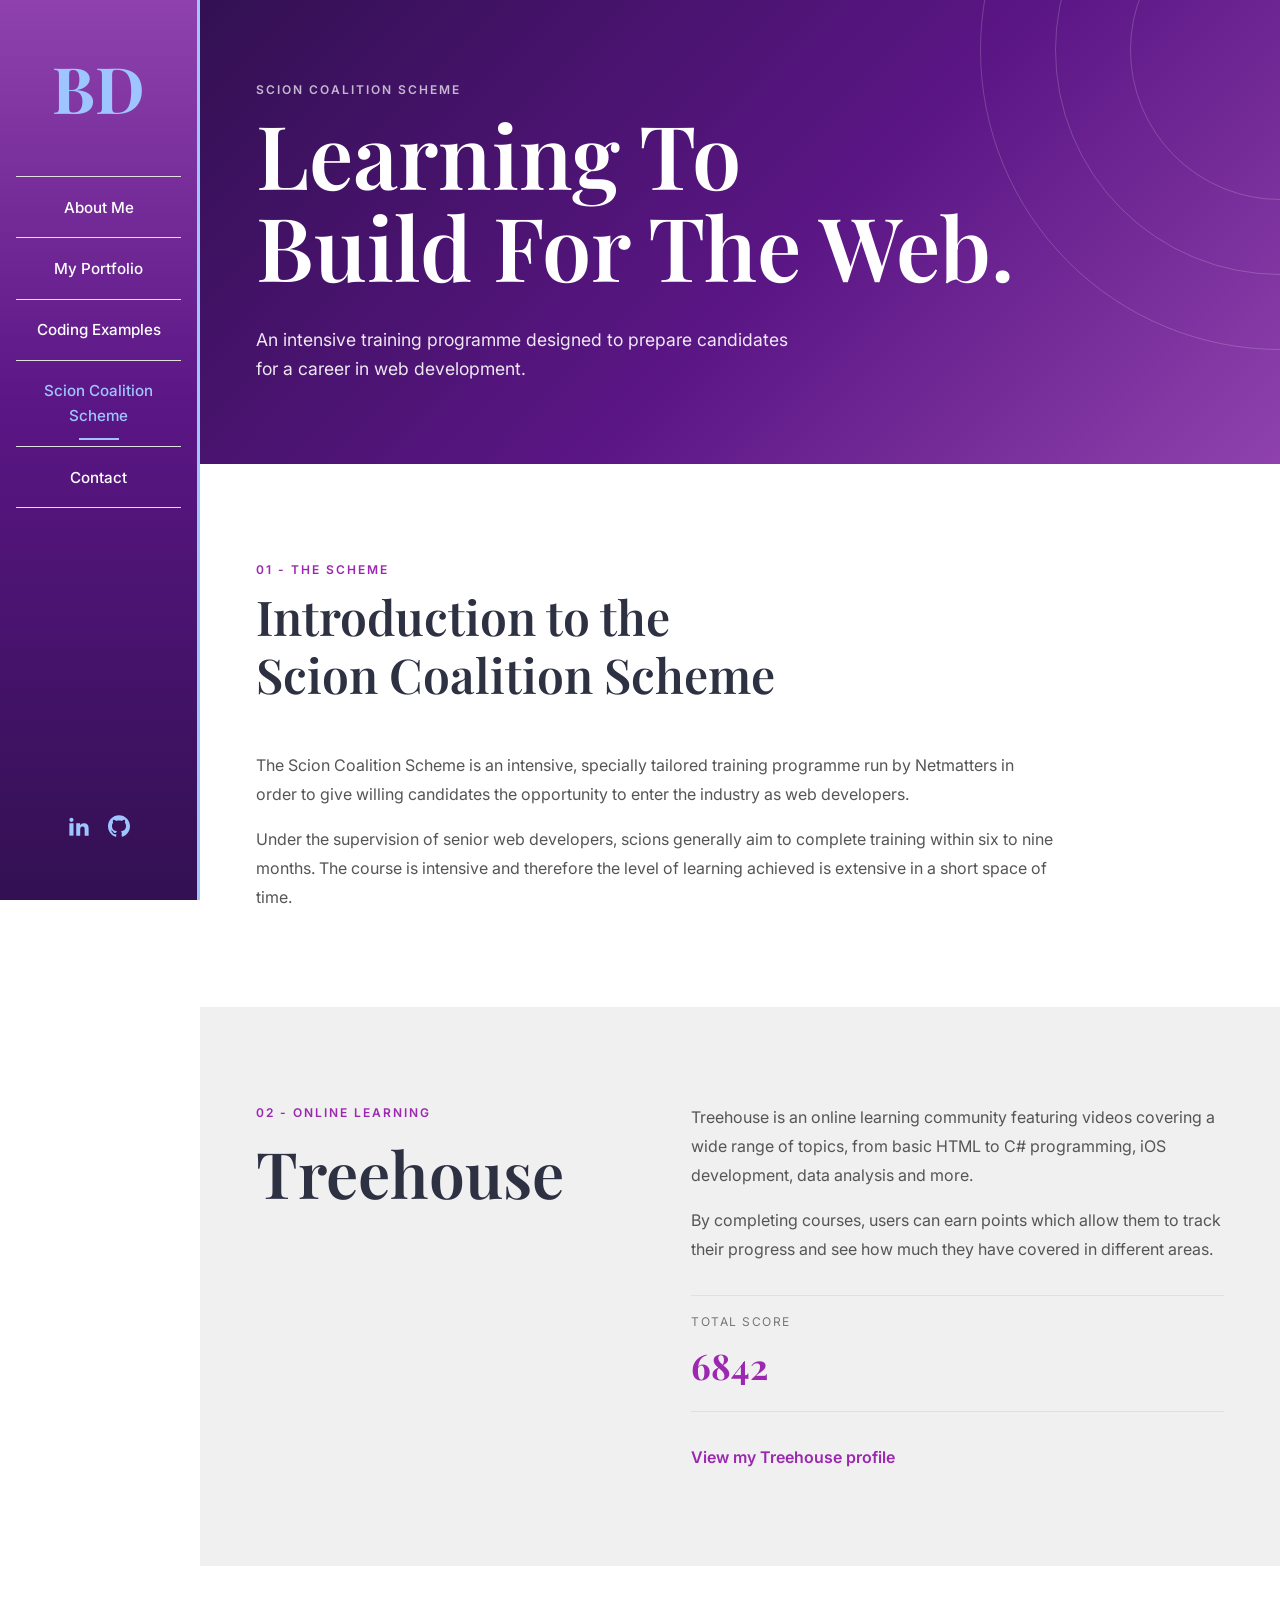
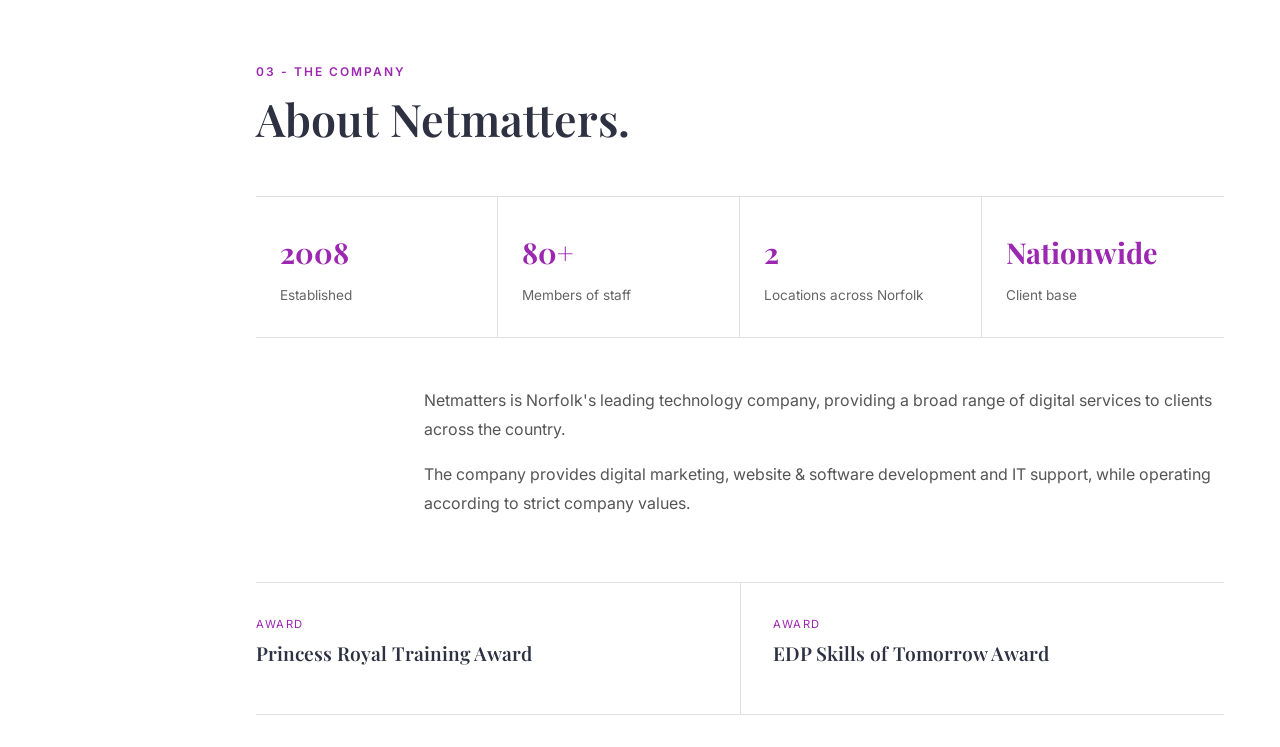
<file: scs.html>
<!DOCTYPE html>
<html lang="en">
<head>
    <meta charset="UTF-8">
    <meta name="viewport" content="width=device-width, initial-scale=1.0">
    <link rel="stylesheet" href="css/application.css">
    <link rel="stylesheet" href="https://cdnjs.cloudflare.com/ajax/libs/font-awesome/5.15.4/css/all.min.css">
    <link rel="icon" type="image/png" href="img/BD.png">
    <title>Scion Coalition Scheme</title>
</head>
<body>
    <svg style="display: none;" width="0" height="0">
        <symbol id="icon-instagram" viewBox="0 0 32 32">
            <path d="M16 2.881c4.275 0 4.781 0.019 6.462 0.094 1.563 0.069 2.406 0.331 2.969 0.55 0.744 0.288 1.281 0.638 1.837 1.194 0.563 0.563 0.906 1.094 1.2 1.838 0.219 0.563 0.481 1.412 0.55 2.969 0.075 1.688 0.094 2.194 0.094 6.463s-0.019 4.781-0.094 6.463c-0.069 1.563-0.331 2.406-0.55 2.969-0.288 0.744-0.637 1.281-1.194 1.837-0.563 0.563-1.094 0.906-1.837 1.2-0.563 0.219-1.413 0.481-2.969 0.55-1.688 0.075-2.194 0.094-6.463 0.094s-4.781-0.019-6.463-0.094c-1.563-0.069-2.406-0.331-2.969-0.55-0.744-0.288-1.281-0.637-1.838-1.194-0.563-0.563-0.906-1.094-1.2-1.837-0.219-0.563-0.481-1.413-0.55-2.969-0.075-1.688-0.094-2.194-0.094-6.463s0.019-4.781 0.094-6.463c0.069-1.563 0.331-2.406 0.55-2.969 0.288-0.744 0.638-1.281 1.194-1.838 0.563-0.563 1.094-0.906 1.838-1.2 0.563-0.219 1.412-0.481 2.969-0.55 1.681-0.075 2.188-0.094 6.463-0.094zM16 0c-4.344 0-4.887 0.019-6.594 0.094-1.7 0.075-2.869 0.35-3.881 0.744-1.056 0.412-1.95 0.956-2.837 1.85-0.894 0.888-1.438 1.781-1.85 2.831-0.394 1.019-0.669 2.181-0.744 3.881-0.075 1.713-0.094 2.256-0.094 6.6s0.019 4.887 0.094 6.594c0.075 1.7 0.35 2.869 0.744 3.881 0.413 1.056 0.956 1.95 1.85 2.837 0.887 0.887 1.781 1.438 2.831 1.844 1.019 0.394 2.181 0.669 3.881 0.744 1.706 0.075 2.25 0.094 6.594 0.094s4.888-0.019 6.594-0.094c1.7-0.075 2.869-0.35 3.881-0.744 1.050-0.406 1.944-0.956 2.831-1.844s1.438-1.781 1.844-2.831c0.394-1.019 0.669-2.181 0.744-3.881 0.075-1.706 0.094-2.25 0.094-6.594s-0.019-4.887-0.094-6.594c-0.075-1.7-0.35-2.869-0.744-3.881-0.394-1.063-0.938-1.956-1.831-2.844-0.887-0.887-1.781-1.438-2.831-1.844-1.019-0.394-2.181-0.669-3.881-0.744-1.712-0.081-2.256-0.1-6.6-0.1v0z"></path>
            <path d="M16 7.781c-4.537 0-8.219 3.681-8.219 8.219s3.681 8.219 8.219 8.219 8.219-3.681 8.219-8.219c0-4.537-3.681-8.219-8.219-8.219zM16 21.331c-2.944 0-5.331-2.387-5.331-5.331s2.387-5.331 5.331-5.331c2.944 0 5.331 2.387 5.331 5.331s-2.387 5.331-5.331 5.331z"></path>
            <path d="M26.462 7.456c0 1.060-0.859 1.919-1.919 1.919s-1.919-0.859-1.919-1.919c0-1.060 0.859-1.919 1.919-1.919s1.919 0.859 1.919 1.919z"></path>
        </symbol>
        <symbol id="icon-linkedin2" viewBox="0 0 32 32">
            <path d="M12 12h5.535v2.837h0.079c0.77-1.381 2.655-2.837 5.464-2.837 5.842 0 6.922 3.637 6.922 8.367v9.633h-5.769v-8.54c0-2.037-0.042-4.657-3.001-4.657-3.005 0-3.463 2.218-3.463 4.509v8.688h-5.767v-18z"></path>
            <path d="M2 12h6v18h-6v-18z"></path>
            <path d="M8 7c0 1.657-1.343 3-3 3s-3-1.343-3-3c0-1.657 1.343-3 3-3s3 1.343 3 3z"></path>
        </symbol>
        <symbol id="icon-arrow-right2" viewBox="0 0 32 32">
            <path d="M19.414 27.414l10-10c0.781-0.781 0.781-2.047 0-2.828l-10-10c-0.781-0.781-2.047-0.781-2.828 0s-0.781 2.047 0 2.828l6.586 6.586h-19.172c-1.105 0-2 0.895-2 2s0.895 2 2 2h19.172l-6.586 6.586c-0.39 0.39-0.586 0.902-0.586 1.414s0.195 1.024 0.586 1.414c0.781 0.781 2.047 0.781 2.828 0z"></path>
        </symbol>
        <symbol id="icon-github" viewBox="0 0 32 32">
            <path d="M16 0.395c-8.836 0-16 7.163-16 16 0 7.069 4.585 13.067 10.942 15.182 0.8 0.148 1.094-0.347 1.094-0.77 0-0.381-0.015-1.642-0.022-2.979-4.452 0.968-5.391-1.888-5.391-1.888-0.728-1.849-1.776-2.341-1.776-2.341-1.452-0.993 0.11-0.973 0.11-0.973 1.606 0.113 2.452 1.649 2.452 1.649 1.427 2.446 3.743 1.739 4.656 1.33 0.143-1.034 0.558-1.74 1.016-2.14-3.554-0.404-7.29-1.777-7.29-7.907 0-1.747 0.625-3.174 1.649-4.295-0.166-0.403-0.714-2.030 0.155-4.234 0 0 1.344-0.43 4.401 1.64 1.276-0.355 2.645-0.532 4.005-0.539 1.359 0.006 2.729 0.184 4.008 0.539 3.054-2.070 4.395-1.64 4.395-1.64 0.871 2.204 0.323 3.831 0.157 4.234 1.026 1.12 1.647 2.548 1.647 4.295 0 6.145-3.743 7.498-7.306 7.895 0.574 0.497 1.085 1.47 1.085 2.963 0 2.141-0.019 3.864-0.019 4.391 0 0.426 0.288 0.925 1.099 0.768 6.354-2.118 10.933-8.113 10.933-15.18 0-8.837-7.164-16-16-16z"></path>
        </symbol>
    </svg>
    <button class="burger-btn" aria-label="Toggle menu">
        <span></span>
        <span></span>
        <span></span>
    </button>
    <aside class="sidebar">
        <a href="index.html" class="logo">BD</a>
        <nav class="main-nav">
            <ul>
                <li><a href="about.html">About Me</a></li>
                <li><a href="index.html#portfolio">My Portfolio</a></li>
                <li><a href="examples.html">Coding Examples</a></li>
                <li><a class="active">Scion Coalition Scheme</a></li>
                <li><a href="index.html#contact">Contact</a></li>
            </ul>
        </nav>
        <div class="social-links">
            <a href="https://www.linkedin.com/in/benjamin-davies-b351b3224/" target="_blank"><svg class="icon icon-linkedin2"><use xlink:href="#icon-linkedin2"></use></svg></a>
            <a href="https://github.com/BenDavies620" target="_blank"><svg class="icon icon-github"><use xlink:href="#icon-github"></use></svg></a>
        </div>
    </aside>
    <main class="main-content">
        <header class="scs-hero">
            <div class="scs-hero-content">
                <p class="eyebrow">Scion Coalition Scheme</p>
                <h1>Learning To<br>Build For The Web.</h1>
                <p>
                    An intensive training programme designed to prepare
                    candidates for a career in web development.
                </p>
            </div>
            <div class="scs-hero-shapes">
                <span></span>
                <span></span>
                <span></span>
            </div>
        </header>
        <section class="scs-introduction">
            <div class="scs-container">
                <div class="section-heading">
                    <p class="eyebrow">01 - The Scheme</p>
                    <h2>Introduction to the<br>Scion Coalition Scheme</h2>
                </div>
                <div class="scs-introduction-content">
                    <p>
                        The Scion Coalition Scheme is an intensive, specially
                        tailored training programme run by Netmatters in order
                        to give willing candidates the opportunity to enter
                        the industry as web developers.
                    </p>
                    <p>
                        Under the supervision of senior web developers, scions
                        generally aim to complete training within six to nine
                        months. The course is intensive and therefore the level
                        of learning achieved is extensive in a short space of time.
                    </p>
                </div>
            </div>
        </section>
        <section class="scs-treehouse reveal">
            <div class="scs-container">
                <div class="scs-treehouse-grid">
                    <div>
                        <p class="eyebrow">02 - Online Learning</p>
                        <h2>Treehouse</h2>
                    </div>
                    <div class="scs-treehouse-content">
                        <p>
                            Treehouse is an online learning community featuring
                            videos covering a wide range of topics, from basic
                            HTML to C# programming, iOS development, data
                            analysis and more. 
                        </p>
                        <p>
                            By completing courses, users can earn points which
                            allow them to track their progress and see how much
                            they have covered in different areas.
                        </p>
                        <div class="treehouse-score">
                            <span>Total Score</span>
                            <strong>6842</strong>
                        </div>
                        <a href="https://teamtreehouse.com/profiles/bendavies5" target="_blank" class="scs-link">
                            View my Treehouse profile
                            <span></span>
                        </a>
                    </div>
                </div>
            </div>
        </section>
        <section class="scs-netmatters">
            <div class="scs-container">
                <div class="section-heading">
                    <p class="eyebrow">03 - The Company</p>
                    <h2>About Netmatters.</h2>
                </div>
                <div class="netmatters-facts reveal-left">
                    <div class="netmatters-fact">
                        <strong>2008</strong>
                        <span>Established</span>
                    </div>
                    <div class="netmatters-fact">
                        <strong>80+</strong>
                        <span>Members of staff</span>
                    </div>
                    <div class="netmatters-fact">
                        <strong>2</strong>
                        <span>Locations across Norfolk</span>
                    </div>
                    <div class="netmatters-fact">
                        <strong>Nationwide</strong>
                        <span>Client base</span>
                    </div>
                </div>
                <div class="netmatters-description">
                    <p>
                        Netmatters is Norfolk's leading technology company,
                        providing a broad range of digital services to clients
                        across the country.
                    </p>
                    <p>
                        The company provides digital marketing, website &amp;
                        software development and IT support, while operating
                        according to strict company values.
                    </p>
                </div>
                <div class="netmatters-awards reveal-left">
                    <div>
                        <span>Award</span>
                        <h3>Princess Royal Training Award</h3>
                    </div>
                    <div>
                        <span>Award</span>
                        <h3>EDP Skills of Tomorrow Award</h3>
                    </div>
                </div>
            </div>
        </section>
    </main>
    <div class="back-top-btn">
        <a href="#" class="back-to-top">
            <i class="fas fa-chevron-up"></i>
        </a>
    </div>
    <script type="module" src="js/main.js"></script>
</body>
</html>
</file>
<file: css/application.css>
﻿@import url("https://fonts.googleapis.com/css2?family=Playfair+Display:wght@400;600;700&family=Inter:wght@300;400;500;600&display=swap");*{margin:0;padding:0;box-sizing:border-box;min-width:0}html,body{width:100%;overflow-x:hidden}html{scroll-behavior:smooth;font-size:16px}body{font-family:"Inter",sans-serif;color:#333;line-height:1.65;background-color:#fff}html.modal-open,body.modal-open{overflow:hidden}h1,h2,h3,h4{font-family:"Playfair Display",serif;font-weight:600;margin-bottom:1rem;line-height:1.3}h1{font-size:2.5rem}h2{font-size:1.8rem}h3{font-size:1.25rem}ul{list-style:none}a{text-decoration:none;color:inherit;transition:color 0.3s ease}img{max-width:100%;height:auto;display:block}input,textarea,button{font-family:inherit;font-size:1rem}p{margin-bottom:1rem}.burger-btn{display:flex;flex-direction:column;align-items:center;justify-content:center;position:fixed;top:1.2rem;left:1.2rem;z-index:1001;background:rgba(27,31,39,0.6);backdrop-filter:blur(8px);border:none;width:44px;height:44px;border-radius:8px;cursor:pointer;color:#9ec5ff;transition:all 0.3s ease;box-shadow:0 2px 10px rgba(158,181,255,0.25)}.burger-btn:hover{background:rgba(27,31,39,0.85);color:#b8c5ff;transform:translateY(-2px);box-shadow:0 4px 15px rgba(99,184,255,0.45)}.burger-btn span{display:block;width:24px;height:3px;background:currentColor;margin:2px 0}.burger-btn.open span:nth-child(1){transform:translateY(7px) rotate(45deg)}.burger-btn.open span:nth-child(2){opacity:0}.burger-btn.open span:nth-child(3){transform:translateY(-7px) rotate(-45deg)}.icon{width:22px;height:22px;fill:currentColor;display:inline-block;vertical-align:middle}.sidebar{background:linear-gradient(0deg, #321052 0%, #5b1685 55%, #8f42ad 100%);padding:1rem;text-align:center;position:relative;border-right:3px solid #9ec5ff;display:flex;flex-direction:column;height:100vh}.sidebar .logo{font-family:"Playfair Display",serif;font-size:4rem;font-weight:700;color:#9ec5ff;display:inline-block;margin-bottom:2rem;line-height:1}.sidebar .logo:hover{color:#fff}.sidebar .main-nav ul{margin-bottom:2rem}.sidebar .main-nav ul li{padding:0.5rem 0;border-top:1px solid #e0e0e0}.sidebar .main-nav ul li:last-child{border-bottom:1px solid #e0e0e0}.sidebar .main-nav ul li a{font-size:0.95rem;font-weight:500;color:#fff;display:block;position:relative;padding:0.25rem 0}.sidebar .main-nav ul li a:hover{color:#9ec5ff}.sidebar .main-nav ul li a.active{color:#9ec5ff}.sidebar .main-nav ul li a.active::after{content:'';position:absolute;bottom:-2px;left:50%;transform:translateX(-50%);width:60%;height:2px;background:#9ec5ff}.sidebar .social-links{gap:1rem;margin-top:auto}.sidebar .social-links a{color:#9ec5ff;display:inline-flex;align-items:center;justify-content:center;width:36px;height:36px;transition:all 0.3s ease;transform-origin:bottom center}.sidebar .social-links a .icon{fill:currentColor}.sidebar .social-links a:hover{color:#fff;transform:translateY(-5px)}@media (min-width: 992px){.burger-btn{display:none !important}.sidebar{position:fixed;top:0;left:0;width:200px;height:100vh;padding:3.5rem 1rem;align-items:center;z-index:1000}.sidebar .logo{margin-bottom:3.5rem}.sidebar .main-nav{width:100%}.sidebar .main-nav ul{margin-bottom:3.5rem}.sidebar .main-nav ul li{border-top:1px solid #e0e0e0;border-bottom:none}.sidebar .main-nav ul li:last-child{border-bottom:1px solid #e0e0e0}.sidebar .main-nav ul li a{padding:0.6rem 0}.sidebar .main-nav ul li a.active::after{width:40px}.sidebar .social-links{margin-top:auto}.main-content{margin-left:200px}}@media (max-width: 991px){.burger-btn{display:none}.js .burger-btn{display:flex}.sidebar{position:static;width:100%;height:auto;box-shadow:none}.js .sidebar{position:fixed;top:0;left:-200px;width:200px;height:100vh;overflow-y:auto;z-index:1000;transition:left 0.3s ease;box-shadow:2px 0 10px rgba(0,0,0,0.1)}.js .sidebar.open{left:0}}.hero{background:url("../img/hero.webp") center/cover no-repeat;min-height:100vh;display:flex;align-items:center;justify-content:center;text-align:center;color:white;position:relative}.hero::before{content:'';position:absolute;inset:0;background:rgba(0,0,0,0.2)}.hero-overlay{position:relative;padding:2rem;width:100%}.hero-overlay h1{font-size:2.2rem;margin-bottom:.5rem;color:white;font-weight:700}.hero-overlay p{font-size:1.2rem;margin-bottom:3.5rem;letter-spacing:1px;font-weight:300;opacity:0.95}.hero-overlay .cursor{animation:blink 1s infinite}@keyframes blink{50%{opacity:0}}.scroll-down{display:inline-flex;flex-direction:column;align-items:center;color:white;font-size:1rem;font-weight:400;position:absolute;bottom:2rem;left:50%;transform:translateX(-50%)}.scroll-down i{margin-top:0.5rem;font-size:1.2rem}.scroll-down:hover{opacity:0.8}@media (min-width: 768px){.hero-overlay h1{font-size:3.5rem}.hero-overlay p{font-size:1.4rem}}@media (min-width: 992px){.hero-overlay h1{font-size:4rem}}.hero-overlay .cursor{display:none}.js .hero-overlay .cursor{display:inline}.portfolio{padding:3.5rem 1rem;max-width:1400px;margin:0 auto}@media (min-width: 992px){.portfolio{padding:3.5rem 3.5rem}}.projects-grid{display:grid;grid-template-columns:1fr;gap:3.5rem}@media (min-width: 768px){.projects-grid{grid-template-columns:repeat(2, 1fr);gap:2rem}}@media (min-width: 992px){.projects-grid{grid-template-columns:repeat(3, 1fr);gap:2rem 1rem}}.project-card{display:flex;flex-direction:column;transform-origin:bottom center;transition:all 0.5s ease}.project-card img{width:100%;aspect-ratio:16 / 9;object-fit:cover;object-position:top;display:block;margin-bottom:1rem;transition:opacity 0.3s ease;box-shadow:0 2px 15px rgba(0,0,0,0.08);border-radius:5px}.project-card h3{font-size:1.6rem;margin-bottom:.5rem;color:#2d3142}.project-card .view-link{color:#3d3d3d;font-size:0.9rem;font-weight:500;display:inline-flex;align-items:center;transition:all 0.5s ease}.project-card .view-link svg{display:inline-block;width:1em;height:1em;stroke-width:0;stroke:currentColor;fill:currentColor;padding-left:0.1rem}.project-card:hover{transform:translateY(-7px)}.project-card:hover img{opacity:0.85}.project-card:hover .view-link{color:#7b1fa2}.project-modal{position:fixed;inset:0;z-index:2000;display:flex;align-items:center;justify-content:center;padding:2rem;background:rgba(0,0,0,0.75);opacity:0;visibility:hidden;pointer-events:none;transition:opacity 0.3s ease, visibility 0.3s ease}.project-modal .modal-content{position:relative;max-width:900px;max-height:90vh;overflow-y:auto;background:#f0f0f0;padding:2rem;border-radius:8px;transform:translateY(20px) scale(0.98);transition:transform 0.5s ease}.project-modal .modal-content img{box-shadow:0 2px 15px rgba(0,0,0,0.08);border-radius:8px;display:block;width:100%;max-height:500px;object-fit:cover;margin-bottom:1.5rem}.project-modal .modal-content h2{margin-bottom:1rem;color:#2d3142}.project-modal .modal-content .modal-close{position:absolute;top:1rem;right:1rem;width:40px;height:40px;border:none;border-radius:50%;background:rgba(0,0,0,0.7);color:#fff;font-size:1.8rem;line-height:1;cursor:pointer;display:flex;align-items:center;justify-content:center;transition:background 0.3s ease, transform 0.3s ease;padding:0 0 3px}.project-modal .modal-content .modal-close:hover{background:#9c27b0;transform:rotate(90deg)}.project-modal .modal-content .modal-links{display:flex;gap:1.5rem;margin-top:1.5rem}.project-modal .modal-content .modal-links a{color:#9c27b0;font-weight:600;text-decoration:none;transition:all 0.3s ease, transform 0.3s ease}.project-modal .modal-content .modal-links a:hover{color:#7b1fa2;transform:translateY(-2px);text-decoration:underline}.project-modal.show{opacity:1;visibility:visible;pointer-events:auto;transform:translateY(0) scale(1)}.contact{padding:3.5rem 1rem;max-width:1400px;margin:0 auto}@media (min-width: 992px){.contact{padding:3.5rem}}.contact-wrapper{display:grid;grid-template-columns:1fr;gap:3.5rem}@media (min-width: 992px){.contact-wrapper{grid-template-columns:1fr 2fr;gap:3.5rem;align-items:start}}.contact-info h2{font-size:2rem;margin-bottom:1rem;color:#2d3142}.contact-info p{color:#555;line-height:1.7;margin-bottom:1rem;word-break:break-word;overflow-wrap:break-word}.contact-info p:nth-child(3),.contact-info p:nth-child(4){font-size:1.3rem;font-weight:500;color:#2d3142;line-height:1.5;word-break:break-word}.contact-info p a{color:#333;text-decoration:none}.contact-info p a:hover{text-decoration:underline}.contact-form{width:100%;min-width:0}.contact-form .form-row{display:grid;grid-template-columns:1fr}@media (min-width: 576px){.contact-form .form-row{grid-template-columns:1fr 1fr;column-gap:1rem;align-items:start}}.contact-form input,.contact-form textarea{width:100%;max-width:100%;padding:0.8rem 1rem;border:1px solid #e0e0e0;background:#fff;color:#333;margin-bottom:1rem;border-radius:5px;transition:all 0.3s ease}.contact-form input::placeholder,.contact-form textarea::placeholder{color:#777}.contact-form input:focus,.contact-form textarea:focus{outline:none;box-shadow:0 0 8px #9c27b0}.contact-form input.error,.contact-form textarea.error{border:1px solid #dc3545;box-shadow:0 0 0 3px rgba(220,53,69,0.12);margin-bottom:0}.contact-form textarea{min-height:180px;resize:vertical}.contact-form .btn-submit{background:#7b1fa2;color:white;border:2px solid #7b1fa2;padding:0.8rem 3rem;font-weight:600;cursor:pointer;transition:all 0.3s ease;border-radius:5px;display:block;margin:0 auto;width:100%}.contact-form .btn-submit:hover{background:#9c27b0;border-color:#9c27b0;color:white}@media (min-width: 576px){.contact-form .btn-submit{margin:0;display:inline-block;width:fit-content}}.contact-form .form-field{display:flex;flex-direction:column}.contact-form .error-message{font-size:0.85rem;color:#dc3545;margin:0.25rem 0 1rem 0.15rem;min-height:1.2em;animation:errorSlideIn 0.2s ease}.contact-form .success-message{display:flex;align-items:center;gap:0.75rem;background:#f7f2fb;border:1px solid #9c27b0;color:#7b1fa2;padding:1rem;border-radius:5px;margin-bottom:1rem;animation:successFadeIn 0.3s ease}.contact-form .success-message::before{content:"✓";display:flex;align-items:center;justify-content:center;flex-shrink:0;width:28px;height:28px;border-radius:50%;background:#e5d4f2;color:#7b1fa2;font-weight:bold}html.restore-contact{visibility:hidden}@keyframes errorSlideIn{from{opacity:0;transform:translateY(-4px)}to{opacity:1;transform:translateY(0)}}@keyframes successFadeIn{from{opacity:0}to{opacity:1}}.back-top-btn{position:fixed;bottom:30px;right:30px;z-index:1000;opacity:0;pointer-events:none;transition:opacity 0.3s ease}.back-top-btn .back-to-top{display:inline-flex;flex-direction:column;align-items:center;gap:4px;padding:10px 14px;color:#fff;background:#35215a;border:1px solid rgba(255,255,255,0.2);border-radius:50%;box-shadow:0 4px 15px rgba(0,0,0,0.2);font-size:0.85rem;font-weight:500;backdrop-filter:blur(8px)}.back-top-btn .back-to-top i{font-size:1.3rem;transition:transform 0.3s ease}.back-top-btn .back-to-top:hover{opacity:0.9}.back-top-btn .back-to-top:hover i{transform:translateY(-3px)}.back-top-btn.show{opacity:1;pointer-events:auto}.about-container{width:100%;max-width:1200px;margin:0 auto;padding:0 1rem}@media (min-width: 992px){.about-container{padding:0 3.5rem}}.eyebrow{font-family:"Inter",sans-serif;font-size:0.75rem;font-weight:600;letter-spacing:2px;text-transform:uppercase;color:#9c27b0;margin-bottom:.5rem}.about-me h1,.about-me h2,.about-me h3{color:#2d3142}.about-hero{min-height:45vh;display:flex;align-items:center;background:linear-gradient(135deg, #321052 0%, #5b1685 55%, #8f42ad 100%);color:white;position:relative;overflow:hidden}.about-hero::after{content:'';position:absolute;width:500px;height:500px;border-radius:50%;border:1px solid rgba(255,255,255,0.12);right:-200px;bottom:-250px}.about-hero .about-hero-content{width:100%;max-width:1200px;margin:0 auto;padding:3.5rem 1rem;position:relative;z-index:1}@media (min-width: 992px){.about-hero .about-hero-content{padding:5rem 3.5rem}}.about-hero .eyebrow{color:rgba(255,255,255,0.75)}.about-hero h1{color:white;font-size:3rem;line-height:1.05;margin-bottom:2rem}@media (min-width: 768px){.about-hero h1{font-size:4.5rem}}@media (min-width: 992px){.about-hero h1{font-size:5.5rem}}.about-hero .about-hero-intro{max-width:550px;font-size:1rem;line-height:1.7;font-weight:300;color:rgba(255,255,255,0.9);margin-bottom:0}@media (min-width: 768px){.about-hero .about-hero-intro{font-size:1.15rem}}.about-introduction{padding:4rem 0}@media (min-width: 768px){.about-introduction{padding:6rem 0}}.about-introduction-grid{display:grid;grid-template-columns:1fr;gap:3.5rem;align-items:center}@media (min-width: 768px){.about-introduction-grid{grid-template-columns:0.85fr 1.15fr;gap:4rem}}@media (min-width: 992px){.about-introduction-grid{grid-template-columns:0.9fr 1.1fr;gap:5rem}}.about-introduction-image{position:relative;max-width:500px}.about-introduction-image img{width:100%;height:auto;border-radius:5px;box-shadow:0 10px 30px rgba(0,0,0,0.1)}.about-introduction-image::before{content:'';position:absolute;top:20px;left:-15px;width:100%;height:100%;border:2px solid #9c27b0;border-radius:5px;z-index:-1}.about-introduction-content h2{font-size:2.2rem;margin-bottom:2rem}@media (min-width: 768px){.about-introduction-content h2{font-size:2.8rem}}.about-introduction-content p{color:#555;line-height:1.8;margin-bottom:1rem}.about-introduction-content .lead{font-size:1.1rem;color:#333;line-height:1.75}.about-introduction-content .eyebrow{color:#9c27b0}.about-introduction-signature{margin-top:2rem;padding-left:1rem;border-left:2px solid #9c27b0}.about-introduction-signature span{display:block;font-family:"Playfair Display",serif;font-size:1.4rem;color:#2d3142}.about-introduction-signature small{color:#777;font-size:0.8rem;letter-spacing:1px}.about-journey{padding:4rem 0;background:#f0f0f0}@media (min-width: 768px){.about-journey{padding:6rem 0}}.section-heading{margin-bottom:3rem}.section-heading h2{color:#2d3142;font-size:2.2rem}@media (min-width: 768px){.section-heading h2{font-size:2.8rem}}.journey-content{border-top:1px solid #e0e0e0}.journey-item{display:grid;grid-template-columns:50px 1fr;gap:1rem;padding:2rem 0;border-bottom:1px solid #e0e0e0}@media (min-width: 768px){.journey-item{grid-template-columns:80px 1fr;gap:2rem;padding:2.2rem 0}}.journey-item .journey-number{font-family:"Playfair Display",serif;font-size:1.1rem;color:#9c27b0;padding-top:0.15rem}.journey-item h3{color:#2d3142;font-size:1.4rem;margin-bottom:.5rem}.journey-item p{max-width:750px;color:#555;line-height:1.75;margin-bottom:0}.journey-item:nth-child(1){transition-delay:0.25s}.journey-item:nth-child(2){transition-delay:0.5s}.journey-item:nth-child(3){transition-delay:0.75s}.journey-item:nth-child(4){transition-delay:1s}.about-skills{padding:4rem 0}@media (min-width: 768px){.about-skills{padding:6rem 0}}.skills-list{display:grid;grid-template-columns:1fr;border-top:1px solid #e0e0e0}@media (min-width: 768px){.skills-list{grid-template-columns:1fr 1fr;column-gap:3rem}}.skill-item{display:grid;grid-template-columns:45px 1fr;gap:1rem;padding:2rem 0;border-bottom:1px solid #e0e0e0}.skill-item .skill-number{font-family:"Playfair Display",serif;color:#9c27b0;font-size:1rem}.skill-item h3{color:#2d3142;font-size:1.3rem;margin-bottom:0.4rem}.skill-item p{color:#666;font-size:0.9rem;line-height:1.7;margin-bottom:0}.about-beyond{padding:4rem 0;background:#fafafa}@media (min-width: 768px){.about-beyond{padding:6rem 0}}.about-beyond-grid{display:grid;grid-template-columns:1fr;gap:3.5rem}@media (min-width: 768px){.about-beyond-grid{grid-template-columns:1fr 1fr;gap:5rem;align-items:start}}.about-beyond-heading h2{color:#2d3142;font-size:2.2rem;line-height:1.25}@media (min-width: 768px){.about-beyond-heading h2{font-size:3rem}}.about-beyond-content p{color:#555;line-height:1.8;margin-bottom:1rem}.about-beyond-content p:last-child{margin-bottom:0}.about-next{padding:5rem 0 2rem;background:#9c27b0;color:white}@media (min-width: 768px){.about-next{padding:7rem 0 2rem}}.about-next-content{max-width:750px}.about-next-content .eyebrow{color:rgba(255,255,255,0.7)}.about-next-content h2{color:white;font-size:2.8rem;line-height:1.1;margin-bottom:2rem}@media (min-width: 768px){.about-next-content h2{font-size:4rem}}.about-next-content p{max-width:600px;color:rgba(255,255,255,0.9);line-height:1.8;margin-bottom:2rem}.about-button{display:inline-flex;align-items:center;gap:0.5rem;padding:0.8rem 1.5rem;border:2px solid white;color:white;font-size:0.9rem;font-weight:500;border-radius:5px;transition:all 0.3s ease}.about-button svg{width:0.9rem;height:0.9rem}.about-button:hover{background:white;color:#9c27b0}.reveal{transition:opacity 2s ease, transform 2s ease}.js .reveal{opacity:0;transform:translateY(40px)}.reveal.active{opacity:1;transform:translateY(0)}.reveal-left{transition:opacity 1s ease, transform 1s ease}.js .reveal-left{opacity:0;transform:translateX(-60px)}.reveal-left.active{opacity:1;transform:translateX(0)}.scs-container{width:100%;max-width:1200px;margin:0 auto;padding:0 1rem}@media (min-width: 992px){.scs-container{padding:0 3.5rem}}.scs-hero{min-height:45vh;position:relative;overflow:hidden;display:flex;align-items:center;background:linear-gradient(135deg, #321052 0%, #5b1685 55%, #8f42ad 100%);color:white}.scs-hero-content{width:100%;max-width:1200px;margin:0 auto;padding:4rem 1rem;position:relative;z-index:2}@media (min-width: 768px){.scs-hero-content{padding:5rem 2rem}}@media (min-width: 992px){.scs-hero-content{padding:5rem 3.5rem}}.scs-hero-content .eyebrow{color:rgba(255,255,255,0.7)}.scs-hero-content h1{color:white;font-size:3rem;line-height:1.05;margin-bottom:2rem}@media (min-width: 768px){.scs-hero-content h1{font-size:4.5rem}}@media (min-width: 992px){.scs-hero-content h1{font-size:5.5rem}}.scs-hero-content>p:last-child{max-width:550px;color:rgba(255,255,255,0.9);font-size:1rem;line-height:1.7;margin-bottom:0}@media (min-width: 768px){.scs-hero-content>p:last-child{font-size:1.1rem}}.scs-hero-shapes span{position:absolute;display:block;border:1px solid rgba(255,255,255,0.18);border-radius:50%}.scs-hero-shapes span:nth-child(1){width:300px;height:300px;right:-150px;top:-100px}.scs-hero-shapes span:nth-child(2){width:450px;height:450px;right:-225px;top:-175px}.scs-hero-shapes span:nth-child(3){width:600px;height:600px;right:-300px;top:-250px}.scs-introduction{padding:4rem 0}@media (min-width: 768px){.scs-introduction{padding:6rem 0}}.scs-introduction .section-heading{margin-bottom:3rem}.scs-introduction .section-heading .eyebrow{margin-bottom:.5rem}.scs-introduction .section-heading h2{color:#2d3142;font-size:2.2rem;line-height:1.2}@media (min-width: 768px){.scs-introduction .section-heading h2{font-size:3rem}}.scs-introduction .section-heading h2{color:#2d3142;font-size:2.2rem;line-height:1.2}@media (min-width: 768px){.scs-introduction .section-heading h2{font-size:3rem}}.scs-introduction-content{max-width:800px}.scs-introduction-content p{color:#555;line-height:1.8;margin-bottom:1rem}.scs-introduction-content p:last-child{margin-bottom:0}.scs-treehouse{padding:4rem 0;background:#f0f0f0}@media (min-width: 768px){.scs-treehouse{padding:6rem 0}}.scs-treehouse-grid{display:grid;grid-template-columns:1fr;gap:3rem}@media (min-width: 768px){.scs-treehouse-grid{grid-template-columns:0.8fr 1.2fr;gap:5rem}}.scs-treehouse-grid h2{color:#2d3142;font-size:3rem}@media (min-width: 768px){.scs-treehouse-grid h2{font-size:4rem}}.scs-treehouse-content p{color:#555;line-height:1.8;margin-bottom:1rem}.treehouse-score{display:flex;flex-direction:column;padding:1rem 0;margin-top:2rem;border-top:1px solid #e0e0e0;border-bottom:1px solid #e0e0e0}.treehouse-score span{font-size:0.75rem;text-transform:uppercase;letter-spacing:1.5px;color:#777;margin-bottom:0.3rem}.treehouse-score strong{font-family:"Playfair Display",serif;font-size:2.2rem;color:#9c27b0}.scs-link{display:inline-flex;align-items:center;gap:1rem;margin-top:2rem;color:#9c27b0;font-weight:600;transition:gap 0.3s ease}.scs-link span{font-size:1.3rem}.scs-link:hover{gap:1.4rem;text-decoration:underline}.scs-netmatters{padding:4rem 0 2rem}@media (min-width: 768px){.scs-netmatters{padding:6rem 0 2rem}}.netmatters-facts{display:grid;grid-template-columns:1fr;border-top:1px solid #e0e0e0;margin-bottom:3rem}@media (min-width: 576px){.netmatters-facts{grid-template-columns:1fr 1fr}}@media (min-width: 768px){.netmatters-facts{grid-template-columns:repeat(4, 1fr)}}.netmatters-fact{min-width:0;padding:2rem 1rem;border-bottom:1px solid #e0e0e0}@media (min-width: 768px){.netmatters-fact{padding:2rem 1.5rem;border-right:1px solid #e0e0e0}.netmatters-fact:last-child{border-right:none}}.netmatters-fact strong{display:block;font-family:"Playfair Display",serif;font-size:1.8rem;color:#9c27b0;margin-bottom:0.5rem}.netmatters-fact span{display:block;color:#666;font-size:0.85rem;line-height:1.5}.netmatters-description{max-width:800px;margin-left:auto;margin-bottom:4rem}.netmatters-description p{color:#555;line-height:1.8;margin-bottom:1rem}.netmatters-description p:last-child{margin-bottom:0}.netmatters-awards{display:grid;grid-template-columns:1fr;gap:0;border-top:1px solid #e0e0e0}@media (min-width: 768px){.netmatters-awards{grid-template-columns:1fr 1fr}}.netmatters-awards>div{padding:2rem 0;border-bottom:1px solid #e0e0e0}@media (min-width: 768px){.netmatters-awards>div{padding:2rem}.netmatters-awards>div:first-child{padding-left:0;padding-right:2rem}.netmatters-awards>div:last-child{padding-right:0;padding-left:2rem;border-left:1px solid #e0e0e0}}.netmatters-awards>div span{display:block;font-size:0.7rem;text-transform:uppercase;letter-spacing:1.5px;color:#9c27b0;margin-bottom:0.5rem}.netmatters-awards>div h3{color:#2d3142;font-size:1.2rem}.coding-examples{display:grid;gap:60px;width:100%;max-width:1100px;margin:0 auto;padding:60px 20px}.coding-hero{min-height:45vh;position:relative;display:flex;align-items:center;color:white;background:linear-gradient(135deg, #321052 0%, #5b1685 55%, #8f42ad 100%)}.coding-hero-content{width:100%;max-width:1000px;margin:0 auto;padding:4rem 1rem}@media (min-width: 768px){.coding-hero-content{padding:5rem 2rem}}@media (min-width: 992px){.coding-hero-content{padding:5rem 3.5rem}}.coding-hero-content .eyebrow{color:rgba(255,255,255,0.65)}.coding-hero-content h1{color:white;font-size:3rem;line-height:1.05;margin-bottom:2rem}@media (min-width: 768px){.coding-hero-content h1{font-size:4.5rem}}@media (min-width: 992px){.coding-hero-content h1{font-size:5rem}}.coding-hero-content>p:last-child{max-width:550px;color:rgba(255,255,255,0.8);line-height:1.7;margin-bottom:0}.coding-hero-shapes span{position:absolute;display:block;border:1px solid rgba(255,255,255,0.18);border-radius:50%}.coding-hero-shapes span:nth-child(1){width:300px;height:300px;right:-150px;top:-100px}.coding-hero-shapes span:nth-child(2){width:450px;height:450px;right:-225px;top:-175px}.code-example{min-width:0}.code-example-header{text-align:center;margin-bottom:40px}.code-example-header .eyebrow{display:block;margin-bottom:10px;font-size:0.8rem;font-weight:600;letter-spacing:2px;text-transform:uppercase}.code-example-header h2{margin-bottom:10px}.code-example-header p{margin:0 auto;max-width:600px}.code-demo{display:grid;grid-template-columns:minmax(0, 1fr);gap:30px;align-items:start;margin-bottom:50px}.code-window,.demo-preview{min-width:0;overflow:hidden;border-radius:12px;box-shadow:0 10px 30px rgba(0,0,0,0.15)}.code-window{background:#1e1e1e;color:#d4d4d4}.code-window-header{display:flex;align-items:center;min-height:45px;padding:10px 15px;justify-content:space-between;gap:10px;flex-wrap:wrap;background:#252526;border-bottom:1px solid #333}.code-window .window-title{font-size:0.85rem;color:#cccccc;overflow-wrap:anywhere}.code-content{overflow:auto;max-height:560px;padding:25px}.code-content pre{margin:0;font-family:'Courier New', monospace;font-size:0.85rem;line-height:1.7;white-space:pre}.code-content code{font-family:inherit}.demo-preview{position:relative;min-height:350px;background:#f5f5f5}.demo-preview .preview-header{display:flex;align-items:center;height:45px;padding:0 15px;background:#e9e9e9;font-size:0.85rem;font-weight:600}.demo-preview .preview-header .source-label{font-size:11px;color:#9c27b0;display:flex;margin-left:auto}.demo-preview .preview-content{position:relative;min-height:305px;padding:25px}.demo-preview .preview-content figcaption{text-align:center;margin-top:25px}.code-information{display:grid;gap:25px}.code-information .code-info{padding:25px;border-radius:10px;background:#f5f5f5}.code-information .code-info h3{font-family:"Inter",sans-serif;font-size:0.8rem;font-weight:600;letter-spacing:1.5px;text-transform:uppercase;color:#9c27b0;margin-bottom:1.25rem;padding-bottom:0.75rem;border-bottom:2px solid rgba(156,39,176,0.15)}.code-information .code-info p{margin:0}@media (min-width: 768px){.code-demo{grid-template-columns:repeat(2, minmax(0, 1fr))}.code-information{grid-template-columns:repeat(3, minmax(0, 1fr))}}.keyword{color:#ff6b6b}.function{color:#c084fc}.string{color:#7dd3fc}.nesting{color:#fbbf24}.at-rule{color:#f9a8d4}.selector{color:#86efac}.code-example [hidden]{display:none}.code-source-controls{display:flex;gap:4px;flex-wrap:wrap}.code-source-button{padding:5px 9px;border:1px solid #555;border-radius:5px;background:transparent;color:#ccc;font-size:.75rem;cursor:pointer}.code-source-button[aria-pressed="true"]{border-color:#c084fc;background:#4b285e;color:#fff}.code-source-button:hover{border-color:#c084fc;color:#fff}.code-source-button:focus-visible{outline:2px solid #c084fc;outline-offset:3px}.demo-button{display:inline-flex;align-items:center;justify-content:center;padding:11px 16px;border:1px solid #9c27b0;border-radius:6px;background:#9c27b0;color:#fff;font-weight:600;cursor:pointer;transition:background-color .2s ease, color .2s ease, border-color .2s ease}.demo-button:hover:not(:disabled){border-color:#7b1fa2;background:#7b1fa2}.demo-button:focus-visible{outline:2px solid #9c27b0;outline-offset:3px}.demo-button:disabled{opacity:.6;cursor:not-allowed}.demo-button-secondary{border-color:#7b1fa2;background:transparent;color:#7b1fa2}.demo-button-secondary:hover:not(:disabled){color:#fff}.demo-burger{position:absolute;top:20px;right:20px;z-index:10;display:flex;flex-direction:column;align-items:center;justify-content:center;width:44px;height:44px;border:none;border-radius:8px;background:rgba(27,31,39,0.6);backdrop-filter:blur(8px);color:#9ec5ff;cursor:pointer;transition:all 0.3s ease;box-shadow:0 2px 10px rgba(158,181,255,0.25)}.demo-burger:hover{background:rgba(27,31,39,0.85);color:#b8c5ff;transform:translateY(-2px);box-shadow:0 4px 15px rgba(99,184,255,0.45)}.demo-burger span{display:block;width:24px;height:3px;background:currentColor;margin:2px 0}.demo-burger.open span:nth-child(1){transform:translateY(7px) rotate(45deg)}.demo-burger.open span:nth-child(2){opacity:0}.demo-burger.open span:nth-child(3){transform:translateY(-7px) rotate(-45deg)}.demo-sidebar{position:absolute;top:0;right:-220px;width:220px;max-width:100%;overflow-y:auto;height:100%;padding:70px 25px 25px;background:linear-gradient(0deg, #321052 0%, #5b1685 55%, #8f42ad 100%);transition:right 0.4s ease;z-index:9}.demo-sidebar a{display:block;margin:auto;padding:9px;font-size:0.95rem;font-weight:500;color:#fff;text-decoration:none;border-top:1px solid #e0e0e0;align-items:center;justify-content:center;position:relative;text-align:center}.demo-sidebar a:last-child{border-bottom:1px solid #e0e0e0}.demo-sidebar a:hover{color:#9ec5ff}.demo-sidebar.open{right:0}.navigation-example .demo-instruction{position:absolute;top:50%;left:50%;margin:0;width:calc(100% - 50px);transform:translate(-50%, -50%);text-align:center;font-size:20px}.demo-burger:focus-visible{outline:2px solid #9c27b0;outline-offset:3px}.cookie-preview .preview-content{display:flex;flex-direction:column;gap:20px}.cookie-status-row{display:flex;justify-content:space-between;align-items:center;gap:12px;flex-wrap:wrap;font-size:.85rem;color:#666}.cookie-status-row strong{padding:4px 10px;border:1px solid #e0e0e0;border-radius:20px;background:#fff;color:#333;font-size:.75rem;font-weight:600}.cookie-status-row strong.is-accepted{border-color:#9c27b0;color:#9c27b0;background:#f6edf8}.cookie-notice,.cookie-confirmation{border:1px solid #e0e0e0;border-radius:10px;background:#fff;box-shadow:0 4px 15px rgba(0,0,0,0.04);overflow:hidden}.cookie-notice h3,.cookie-confirmation h3{font-family:"Inter",sans-serif;font-size:1.1rem}.cookie-notice-header{padding:18px 20px;border-bottom:1px solid #e0e0e0;background:#faf7fb}.cookie-notice h3{margin:5px 0 0}.cookie-notice-body{padding:20px}.cookie-preview p{margin:0;font-size:.95rem;line-height:1.65}.cookie-preview .cookie-caption{color:#9c27b0;font-size:.65rem;font-weight:600;letter-spacing:1.5px;text-transform:uppercase}.cookie-confirmation{padding:24px 20px}.cookie-confirmation h3{margin-bottom:10px}.cookie-accept{width:100%;margin-top:18px}.cookie-demo-controls{display:flex;align-items:center;gap:12px;flex-wrap:wrap}.cookie-preview .cookie-hint{color:#666;font-size:.8rem}.cookie-reset{padding:8px 12px;font-size:.8rem}.image-preview .image-demo-frame{aspect-ratio:3 / 2;overflow:hidden;border-radius:5px;background:rgba(0,0,0,0.08)}.image-preview .image-demo-frame img{display:block;width:100%;height:100%;object-fit:cover;border-radius:0}.image-preview .image-demo-frame img[hidden]{display:none}.image-preview .demo-button{width:100%;padding:12px 16px;border-radius:12px;font-size:14px;font-weight:700}.image-preview #demo-new-image:disabled{cursor:wait}.image-preview #demo-image-status{margin:0;text-align:center}.image-preview .preview-content{display:flex;flex-direction:column;gap:20px}.skills-badges{padding:3.5rem 1rem;margin:0 auto;background:#fafafa}@media (min-width: 992px){.skills-badges{padding:4rem 3.5rem}}.skills-badges-container{max-width:1100px;margin:0 auto;text-align:center}.skills-badges-heading{margin-bottom:2.5rem}.skills-badges-heading h2{color:#2d3142;font-size:2rem;margin-bottom:0.75rem}@media (min-width: 768px){.skills-badges-heading h2{font-size:2.5rem}}.badges-grid{display:grid;grid-template-columns:repeat(2, 1fr);gap:1rem;margin-bottom:2rem}@media (min-width: 576px){.badges-grid{grid-template-columns:repeat(4, 1fr)}}@media (min-width: 768px){.badges-grid{grid-template-columns:repeat(6, 1fr);gap:1.25rem}}.badge-item{display:flex;flex-direction:column;align-items:center;gap:.5rem;padding:1.25rem 0.75rem;background:#fff;border-radius:10px;border:1px solid #eaeaea;transition:all 0.35s ease;cursor:default}.badge-item:hover{transform:translateY(-5px);border-color:#9c27b0;box-shadow:0 8px 25px rgba(156,39,176,0.12)}.badge-item:hover i{color:#9c27b0;transform:scale(1.1)}.badge-item i{font-size:2rem;color:#7b1fa2;transition:color 0.3s ease, transform 0.3s ease}.badge-item span{font-size:0.85rem;font-weight:500;color:#444}.skills-badges-link{display:inline-flex;align-items:center;gap:0.4rem;color:#7b1fa2;font-weight:600;font-size:0.95rem;transition:gap 0.3s ease, color 0.3s ease}.skills-badges-link:hover{gap:0.8rem;color:#9c27b0}.skills-badges-link svg{width:1em;height:1em;fill:currentColor}.skills-categories{display:grid;grid-template-columns:1fr;gap:2.5rem;margin-bottom:3rem}@media (min-width: 768px){.skills-categories{grid-template-columns:repeat(2, 1fr);gap:2rem}}.skills-category{background:#fff;border:1px solid #eaeaea;border-radius:12px;padding:1.75rem;transition:all 0.35s ease}.skills-category:hover{box-shadow:0 8px 30px rgba(0,0,0,0.06);transform:translateY(-3px)}.category-title{font-family:"Inter",sans-serif;font-size:0.8rem;font-weight:600;letter-spacing:1.5px;text-transform:uppercase;color:#9c27b0;margin-bottom:1.25rem;padding-bottom:0.75rem;border-bottom:2px solid rgba(156,39,176,0.15)}.skills-grid{display:flex;flex-direction:column;gap:1rem}.skill-card{display:flex;gap:1rem;padding:0.85rem;border-radius:8px;transition:background 0.3s ease}.skill-card:hover{background:#faf5fc}.skill-card-icon{flex-shrink:0;width:42px;height:42px;display:flex;align-items:center;justify-content:center;background:linear-gradient(135deg, #7b1fa2, #9c27b0);color:#fff;border-radius:8px;font-size:1.1rem}.skill-card-content h4{font-family:"Inter",sans-serif;font-size:0.95rem;font-weight:600;color:#2d3142;margin-bottom:0.25rem}.skill-card-content p{font-size:0.82rem;color:#666;line-height:1.6;margin-bottom:0}
</file>
